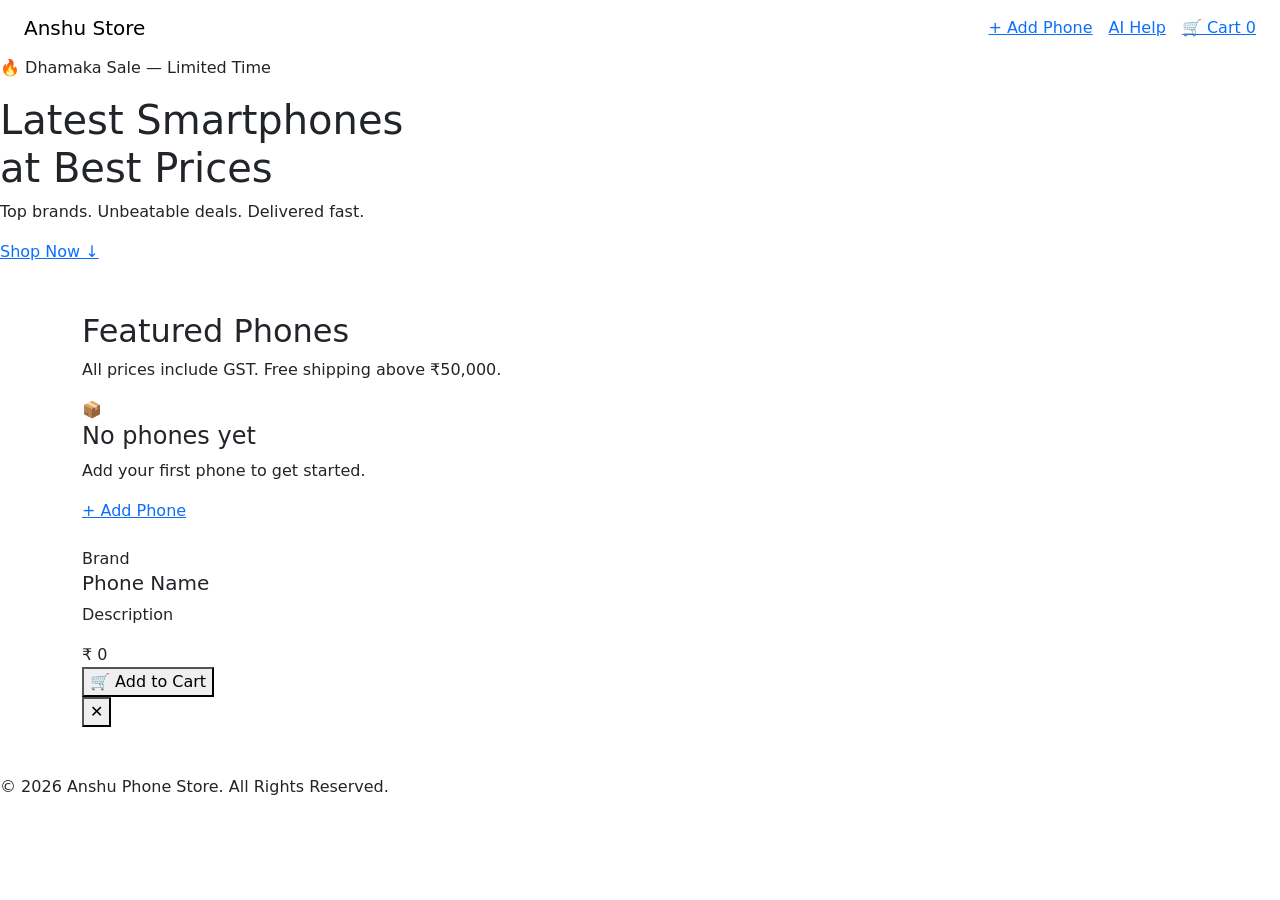
<file: src/main/resources/templates/index.html>
<!DOCTYPE html>
<html lang="en" xmlns:th="http://www.thymeleaf.org">

<head>

    <meta charset="UTF-8">

    <meta name="viewport"
          content="width=device-width, initial-scale=1.0">

    <title>Anshu Phone Store</title>

    <!-- Bootstrap -->
    <link href="https://cdn.jsdelivr.net/npm/bootstrap@5.3.3/dist/css/bootstrap.min.css"
          rel="stylesheet">

    <!-- Custom CSS -->
    <link rel="stylesheet"
          th:href="@{/css/style.css}">

</head>

<body>

<!-- ── Navbar ───────────────────────────────────────────── -->
<nav class="navbar navbar-expand-lg">

    <div class="container-fluid px-4">

        <a class="navbar-brand"
           href="/">

             Anshu Store

        </a>
        <div class="ms-auto d-flex align-items-center gap-3"></div>

        <div class="ms-auto d-flex align-items-center gap-3">

            <!-- Add Phone -->
            <a href="/add"
               class="nav-action-btn">

                + Add Phone

            </a>
            <!-- AI Assistant -->
<a href="/ask"
   class="ai-btn">

    AI Help

</a>

            <!-- Cart -->
            <a href="/cart"
               class="cart-btn">

                🛒 Cart

                <span class="cart-count"
                      th:with="cart=${session.cart}"
                      th:text="${cart != null ? cart.size() : 0}">

                    0

                </span>

            </a>

        </div>

    </div>

</nav>

<!-- ── Hero Section ─────────────────────────────────────── -->
<section class="hero-section">

    <div class="hero-content">

        <p class="hero-tag">

            🔥 Dhamaka Sale — Limited Time

        </p>

        <h1>

            Latest Smartphones <br>
            at Best Prices

        </h1>

        <p class="hero-sub">

            Top brands.
            Unbeatable deals.
            Delivered fast.

        </p>

        <a href="#phones"
           class="btn-hero">

            Shop Now ↓

        </a>

    </div>

</section>

<!-- ── Products Section ─────────────────────────────────── -->
<div class="container py-5"
     id="phones">

    <!-- Heading -->
    <div class="section-head">

        <h2>Featured Phones</h2>

        <p>
            All prices include GST.
            Free shipping above ₹50,000.
        </p>

    </div>

    <!-- Empty State -->
    <div th:if="${#lists.isEmpty(phones)}"
         class="empty-state">

        <div class="empty-icon">
            📦
        </div>

        <h4>No phones yet</h4>

        <p>
            Add your first phone
            to get started.
        </p>

        <a href="/add"
           class="btn-primary-custom mt-3">

            + Add Phone

        </a>

    </div>

    <!-- Product Grid -->
    <div class="row g-4"
         th:unless="${#lists.isEmpty(phones)}">

        <!-- Product Card -->
        <div class="col-lg-4 col-md-6"
             th:each="phone : ${phones}">

            <div class="product-card">

                <!-- Clickable Area -->
                <a th:href="@{/phone/{id}(id=${phone.id})}"
                   class="text-decoration-none text-dark">

                    <!-- Image -->
                    <div class="product-img-wrap">

                        <img th:src="@{${phone.imageUrl}}"
                             th:alt="${phone.name}"
                             class="product-img">

                    </div>

                    <!-- Product Body -->
                    <div class="product-body">

                        <!-- Brand -->
                        <span class="brand-tag"
                              th:text="${phone.brand}">

                            Brand

                        </span>

                        <!-- Name -->
                        <h5 class="product-name"
                            th:text="${phone.name}">

                            Phone Name

                        </h5>

                        <!-- Description -->
                        <p class="product-desc"
                           th:text="${phone.description}">

                            Description

                        </p>

                        <!-- Price -->
                        <div class="product-price">

                            ₹<span th:text="${#numbers.formatDecimal(phone.price,1,'COMMA',0,'POINT')}">
                                0
                            </span>

                        </div>

                    </div>

                </a>

                <!-- Buttons -->
                <div class="product-actions">

                    <!-- Add To Cart -->
                    <button class="btn-cart-modern"
                            th:onclick="'addToCart(' + ${phone.id} + ')'">

                        🛒 Add to Cart

                    </button>

                    <!-- Delete -->
                    <form th:action="@{/delete/{id}(id=${phone.id})}"
                          method="post"
                          onsubmit="return confirm('Delete this phone?')">

                        <button type="submit"
                                class="btn-del"
                                title="Delete">

                            ✕

                        </button>

                    </form>

                </div>

            </div>

        </div>

    </div>

</div>

<!-- ── Footer ───────────────────────────────────────────── -->
<footer>

    <p>
        © 2026 Anshu Phone Store.
        All Rights Reserved.
    </p>

</footer>

<!-- Bootstrap -->
<script src="https://cdn.jsdelivr.net/npm/bootstrap@5.3.3/dist/js/bootstrap.bundle.min.js"></script>

<!-- Add To Cart Script -->
<script>

async function addToCart(id){

    try{

        const response =
            await fetch(`/cart/add/${id}`, {
                method: 'POST'
            });

        if(response.ok){

            // Update cart count
            let cartCount =
                document.querySelector(".cart-count");

            cartCount.innerText =
                parseInt(cartCount.innerText) + 1;

            // Show toast
            showToast();

        }

    }catch(error){

        console.log(error);

    }

}

function showToast(){

    const toast =
        document.createElement("div");

    toast.innerHTML =
        "Item added to cart";

    // Position
    toast.style.position = "fixed";

    toast.style.top = "30px";

    toast.style.left = "50%";

    toast.style.transform =
        "translateX(-50%) translateY(-30px) scale(0.95)";

    // Modern Green Style
    toast.style.background =
        "linear-gradient(135deg, #16a34a, #22c55e)";

    toast.style.color = "white";

    toast.style.padding =
        "16px 28px";

    toast.style.borderRadius =
        "18px";

    toast.style.fontWeight =
        "600";

    toast.style.fontSize =
        "15px";

    toast.style.letterSpacing =
        "0.3px";

    toast.style.backdropFilter =
        "blur(10px)";

    toast.style.boxShadow =
        "0 12px 30px rgba(34,197,94,0.35)";

    toast.style.zIndex = "9999";

    // Initial hidden state
    toast.style.opacity = "0";

    toast.style.transition =
        "all 0.45s ease";

    document.body.appendChild(toast);

    // Animate In
    setTimeout(() => {

        toast.style.opacity = "1";

        toast.style.transform =
            "translateX(-50%) translateY(0) scale(1)";

    }, 100);

    // Animate Out
    setTimeout(() => {

        toast.style.opacity = "0";

        toast.style.transform =
            "translateX(-50%) translateY(-20px) scale(0.95)";

        setTimeout(() => {

            toast.remove();

        }, 450);

    }, 2200);
}

</script>

</body>
</html>
</file>
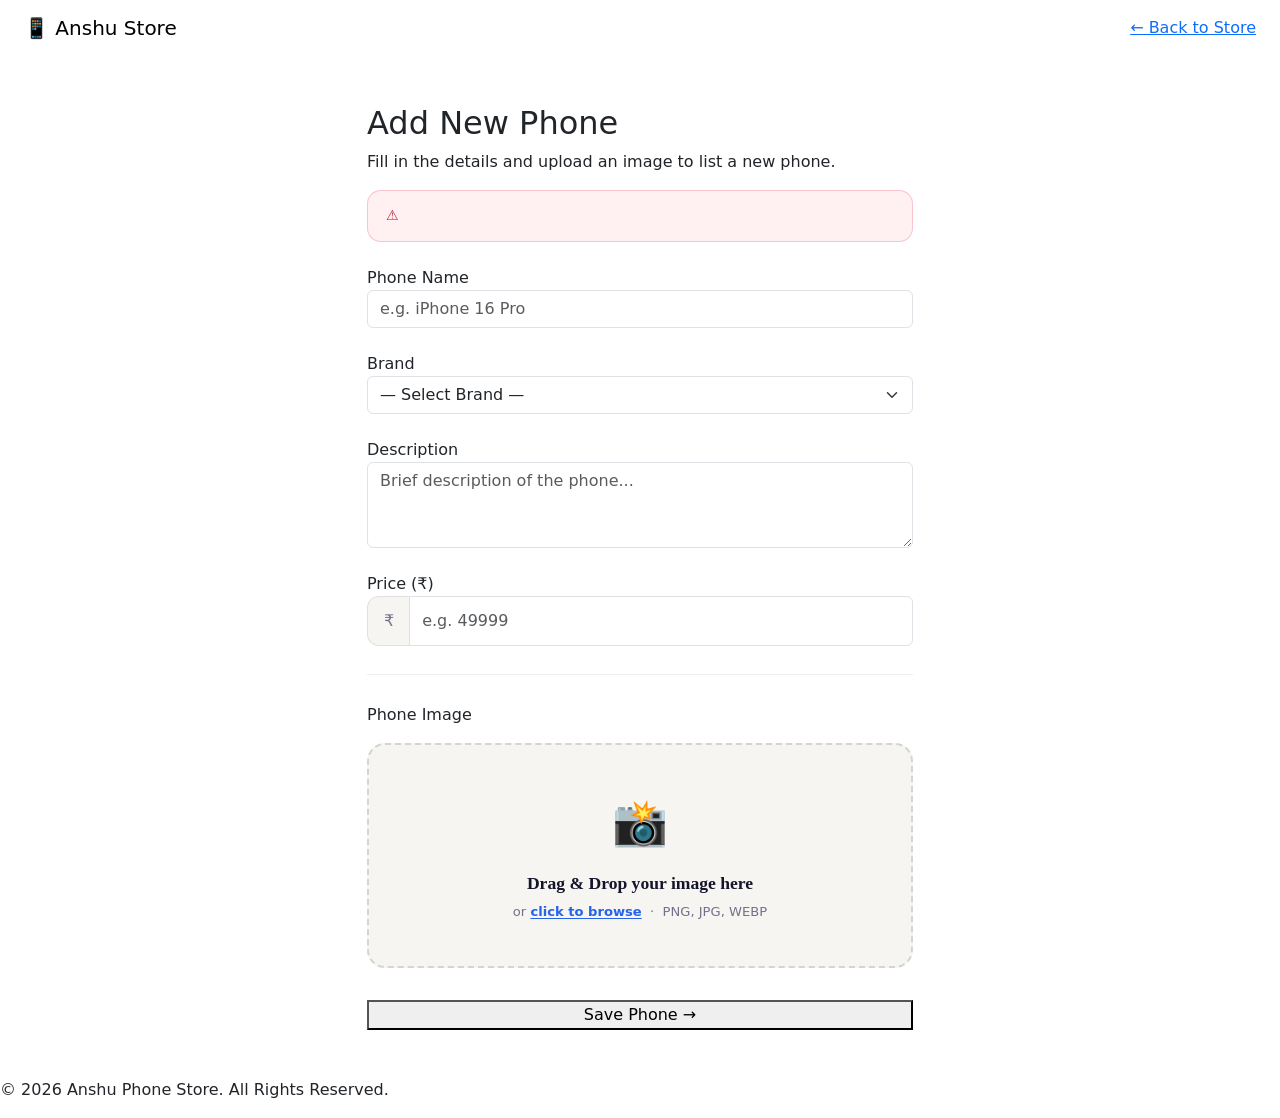
<file: src/main/resources/templates/add-phone.html>
<!DOCTYPE html>
<html lang="en"
      xmlns:th="http://www.thymeleaf.org">

<head>

    <meta charset="UTF-8">

    <meta name="viewport"
          content="width=device-width, initial-scale=1.0">

    <title>Add Phone — Anshu Store</title>

    <!-- Bootstrap -->
    <link href="https://cdn.jsdelivr.net/npm/bootstrap@5.3.3/dist/css/bootstrap.min.css"
          rel="stylesheet">

    <!-- Custom CSS -->
    <link rel="stylesheet"
          th:href="@{/css/style.css}">

    <style>

        /* ── UPLOAD BOX ─────────────────────────── */
        .upload-box {
            border: 2px dashed rgba(20,20,43,0.15);
            border-radius: 18px;
            padding: 44px 40px;
            text-align: center;
            cursor: pointer;
            transition: border-color 0.32s cubic-bezier(0.25,0.8,0.25,1),
                        background 0.32s cubic-bezier(0.25,0.8,0.25,1),
                        box-shadow 0.32s cubic-bezier(0.25,0.8,0.25,1);
            background: #f7f5f1;
            position: relative;
        }

        .upload-box:hover {
            border-color: #2563eb;
            background: #eff6ff;
            box-shadow: 0 0 0 4px rgba(37,99,235,0.08);
        }

        .upload-box.dragover {
            border-color: #2563eb;
            background: #eff6ff;
            box-shadow: 0 0 0 6px rgba(37,99,235,0.12);
        }

        .upload-icon {
            font-size: 2.8rem;
            margin-bottom: 14px;
            display: block;
            transition: transform 0.3s ease;
        }

        .upload-box:hover .upload-icon {
            transform: translateY(-4px) scale(1.08);
        }

        .upload-title {
            font-family: 'Playfair Display', Georgia, serif;
            font-size: 1.1rem;
            font-weight: 700;
            color: #14142b;
            margin-bottom: 6px;
        }

        .upload-sub {
            font-size: 0.82rem;
            color: #72728a;
            margin-bottom: 0;
        }

        .upload-sub span {
            color: #2563eb;
            font-weight: 600;
            text-decoration: underline;
            text-underline-offset: 2px;
        }

        #imageFile {
            display: none;
        }

        /* ── PREVIEW ────────────────────────────── */
        .preview-wrap {
            margin-top: 20px;
            display: none;
            flex-direction: column;
            align-items: center;
            gap: 10px;
        }

        .preview-wrap.active {
            display: flex;
        }

        .preview-img {
            width: 200px;
            height: 200px;
            object-fit: contain;
            border-radius: 16px;
            background: #ffffff;
            padding: 10px;
            box-shadow: 0 6px 24px rgba(20,20,43,0.10);
            border: 1px solid rgba(20,20,43,0.08);
        }

        .preview-label {
            font-size: 0.75rem;
            font-weight: 600;
            letter-spacing: 0.07em;
            text-transform: uppercase;
            color: #2563eb;
            background: rgba(37,99,235,0.08);
            padding: 4px 14px;
            border-radius: 100px;
        }

        /* ── ERROR BOX ──────────────────────────── */
        .error-box {
            background: #fff0f2;
            border: 1px solid rgba(232,65,90,0.25);
            color: #c0283e;
            border-radius: 14px;
            padding: 14px 18px;
            margin-bottom: 24px;
            font-weight: 500;
            font-size: 0.88rem;
            display: flex;
            align-items: center;
            gap: 10px;
        }

        /* ── FORM DIVIDER ───────────────────────── */
        .field-divider {
            height: 1px;
            background: rgba(20,20,43,0.07);
            margin: 28px 0;
        }

        /* ── PRICE INPUT FIX ────────────────────── */
        .input-group-text {
            background: #f7f5f1 !important;
            border: 1.5px solid rgba(20,20,43,0.09) !important;
            border-right: none !important;
            color: #72728a;
            font-size: 1rem;
            border-radius: 12px 0 0 12px !important;
            padding: 12px 16px;
        }

    </style>

</head>

<body>

<!-- ── NAVBAR ─────────────────────────────────── -->
<nav class="navbar navbar-expand-lg">

    <div class="container-fluid px-4">

        <a class="navbar-brand" href="/">
            📱 Anshu Store
        </a>

        <div class="ms-auto">
            <a href="/" class="nav-action-btn">
                ← Back to Store
            </a>
        </div>

    </div>

</nav>

<!-- ── FORM PAGE ──────────────────────────────── -->
<div class="container py-5">

    <div class="row justify-content-center">

        <div class="col-md-8 col-lg-7 col-xl-6">

            <div class="form-card">

                <!-- ── HEADER ───────────────────── -->
                <div class="form-card-header">

                    <h2>Add New Phone</h2>

                    <p>
                        Fill in the details and upload
                        an image to list a new phone.
                    </p>

                </div>

                <!-- ── ERROR MESSAGE ─────────────── -->
                <div class="error-box"
                     th:if="${error}">
                    <span>⚠️</span>
                    <span th:text="${error}"></span>
                </div>

                <!-- ── FORM ──────────────────────── -->
                <form th:action="@{/add}"
                      th:object="${phone}"
                      method="post"
                      enctype="multipart/form-data">

                    <!-- Phone Name -->
                    <div class="mb-4">

                        <label class="field-label">
                            Phone Name
                        </label>

                        <input type="text"
                               class="form-control field-input"
                               th:field="*{name}"
                               placeholder="e.g. iPhone 16 Pro"
                               required>

                    </div>

                    <!-- Brand -->
                    <div class="mb-4">

                        <label class="field-label">
                            Brand
                        </label>

                        <select class="form-select field-input"
                                th:field="*{brand}"
                                required>

                            <option value="">— Select Brand —</option>
                            <option value="Apple">Apple</option>
                            <option value="Samsung">Samsung</option>
                            <option value="OnePlus">OnePlus</option>
                            <option value="Google">Google</option>
                            <option value="Xiaomi">Xiaomi</option>
                            <option value="Realme">Realme</option>
                            <option value="Vivo">Vivo</option>
                            <option value="OPPO">OPPO</option>
                            <option value="Nothing">Nothing</option>
                            <option value="Motorola">Motorola</option>
                            <option value="IQOO">IQOO</option>
                            <option value="ASUS">ASUS</option>
                            <option value="Nokia">Nokia</option>
                            <option value="Sony">Sony</option>
                            <option value="Huawei">Huawei</option>
                            <option value="Honor">Honor</option>
                            <option value="Infinix">Infinix</option>
                            <option value="Tecno">Tecno</option>
                            <option value="Lava">Lava</option>
                            <option value="Other">Other</option>

                        </select>

                    </div>

                    <!-- Description -->
                    <div class="mb-4">

                        <label class="field-label">
                            Description
                        </label>

                        <textarea class="form-control field-input"
                                  th:field="*{description}"
                                  rows="3"
                                  placeholder="Brief description of the phone..."
                                  required></textarea>

                    </div>

                    <!-- Price -->
                    <div class="mb-4">

                        <label class="field-label">
                            Price (₹)
                        </label>

                        <div class="input-group">

                            <span class="input-group-text">₹</span>

                            <input type="number"
                                   class="form-control field-input"
                                   th:field="*{price}"
                                   placeholder="e.g. 49999"
                                   min="0"
                                   required>

                        </div>

                    </div>

                    <!-- Divider -->
                    <div class="field-divider"></div>

                    <!-- Image Upload -->
                    <div class="mb-4">

                        <label class="field-label mb-3">
                            Phone Image
                        </label>

                        <div class="upload-box" id="dropArea">

                            <span class="upload-icon">📸</span>

                            <p class="upload-title">
                                Drag & Drop your image here
                            </p>

                            <p class="upload-sub">
                                or <span>click to browse</span>
                                &nbsp;·&nbsp; PNG, JPG, WEBP
                            </p>

                            <!-- hidden file input — logic unchanged -->
                            <input type="file"
                                   id="imageFile"
                                   name="imageFile"
                                   accept="image/*">

                            <!-- Preview — shown after file selected -->
                            <div class="preview-wrap" id="previewWrap">

                                <img id="preview"
                                     class="preview-img"
                                     alt="Preview">

                                <span class="preview-label"
                                      id="previewName">
                                </span>

                            </div>

                        </div>

                    </div>

                    <!-- Submit -->
                    <button type="submit"
                            class="btn-submit w-100 mt-2">
                        Save Phone →
                    </button>

                </form>

            </div>

        </div>

    </div>

</div>

<!-- ── FOOTER ─────────────────────────────────── -->
<footer>
    <p>© 2026 Anshu Phone Store. All Rights Reserved.</p>
</footer>

<!-- ── SCRIPTS ────────────────────────────────── -->
<script>

    const dropArea   = document.getElementById("dropArea");
    const fileInput  = document.getElementById("imageFile");
    const preview    = document.getElementById("preview");
    const previewWrap = document.getElementById("previewWrap");
    const previewName = document.getElementById("previewName");

    // Click to open file browser
    dropArea.addEventListener("click", () => {
        fileInput.click();
    });

    // File selected via browser
    fileInput.addEventListener("change", () => {
        showPreview(fileInput.files[0]);
    });

    // Drag over
    dropArea.addEventListener("dragover", (e) => {
        e.preventDefault();
        dropArea.classList.add("dragover");
    });

    // Drag leave
    dropArea.addEventListener("dragleave", () => {
        dropArea.classList.remove("dragover");
    });

    // Drop
    dropArea.addEventListener("drop", (e) => {
        e.preventDefault();
        dropArea.classList.remove("dragover");
        const file = e.dataTransfer.files[0];
        fileInput.files = e.dataTransfer.files;
        showPreview(file);
    });

    // Show image preview — logic unchanged
    function showPreview(file) {

        if (!file) return;

        const reader = new FileReader();

        reader.onload = function(e) {
            preview.src = e.target.result;
            previewWrap.classList.add("active");
            previewName.textContent = file.name;
        };

        reader.readAsDataURL(file);
    }

</script>

<script src="https://cdn.jsdelivr.net/npm/bootstrap@5.3.3/dist/js/bootstrap.bundle.min.js"></script>

</body>
</html>
</file>
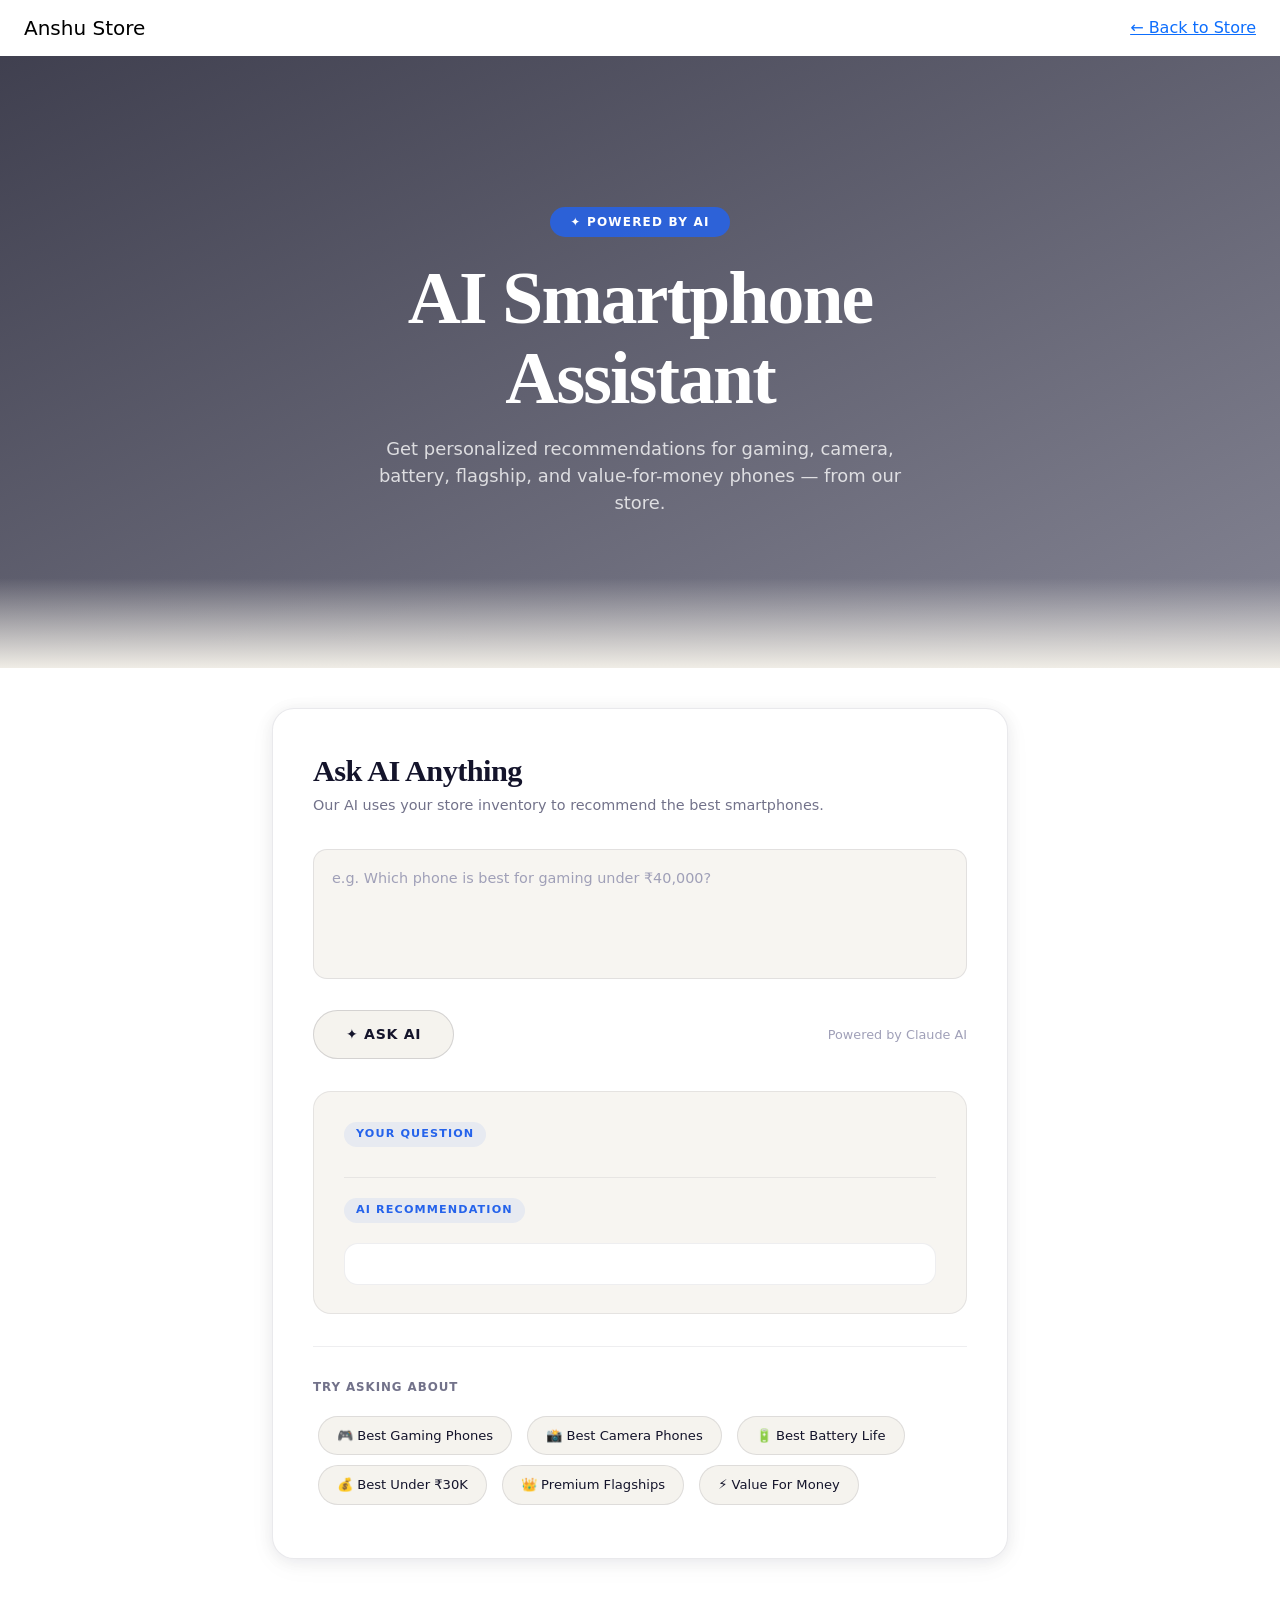
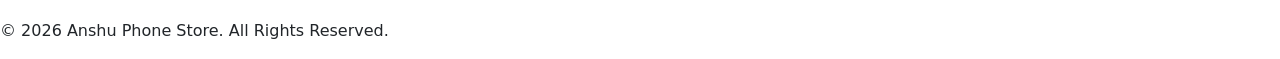
<file: src/main/resources/templates/ask.html>
<!DOCTYPE html>
<html lang="en"
      xmlns:th="http://www.thymeleaf.org">

<head>

    <meta charset="UTF-8">

    <meta name="viewport"
          content="width=device-width, initial-scale=1.0">

    <title>AI Assistant — Anshu Store</title>

    <!-- Bootstrap -->
    <link href="https://cdn.jsdelivr.net/npm/bootstrap@5.3.3/dist/css/bootstrap.min.css"
          rel="stylesheet">

    <!-- Custom CSS -->
    <link rel="stylesheet"
          th:href="@{/css/style.css}">

    <style>

        /* ── AI HERO ─────────────────────────────── */
        .ai-hero {
            min-height: 68vh;
            background:
                linear-gradient(155deg,
                    rgba(10,10,30,0.78) 0%,
                    rgba(10,10,40,0.50) 100%),
                url('https://images.unsplash.com/photo-1511707171634-5f897ff02aa9?q=80&w=1600')
                center/cover no-repeat;
            display: flex;
            align-items: center;
            justify-content: center;
            text-align: center;
            padding: 80px 24px;
            position: relative;
            overflow: hidden;
        }

        .ai-hero::after {
            content: '';
            position: absolute;
            bottom: 0; left: 0; right: 0;
            height: 90px;
            background: linear-gradient(to top, #f0ede6, transparent);
            pointer-events: none;
        }

        .ai-hero-content {
            position: relative;
            z-index: 1;
        }

        .ai-hero-tag {
            display: inline-block;
            background: rgba(37,99,235,0.85);
            color: #fff;
            font-size: 0.75rem;
            font-weight: 600;
            letter-spacing: 0.1em;
            text-transform: uppercase;
            padding: 6px 20px;
            border-radius: 100px;
            margin-bottom: 22px;
        }

        .ai-hero h1 {
            font-family: 'Playfair Display', Georgia, serif;
            font-size: clamp(2.4rem, 6vw, 4.6rem);
            font-weight: 700;
            color: #fff;
            letter-spacing: -0.025em;
            line-height: 1.08;
            margin-bottom: 18px;
        }

        .ai-hero p {
            font-size: clamp(0.95rem, 2vw, 1.12rem);
            font-weight: 300;
            color: rgba(255,255,255,0.78);
            max-width: 560px;
            margin: 0 auto;
        }

        /* ── ASK WRAPPER ─────────────────────────── */
        .ask-wrapper {
            margin-top: 40px;
            padding-bottom: 60px;
        }

        /* ── ASK CARD ────────────────────────────── */
        .ask-card {
            background: #ffffff;
            border: 1px solid rgba(20,20,43,0.09);
            border-radius: 22px;
            padding: 44px 40px 48px;
            box-shadow: 0 2px 16px rgba(20,20,43,0.07),
                        0 6px 28px rgba(20,20,43,0.04);
        }

        .ask-card-header {
            margin-bottom: 32px;
        }

        .ask-card-header h2 {
            font-family: 'Playfair Display', Georgia, serif;
            font-size: 1.9rem;
            font-weight: 700;
            letter-spacing: -0.02em;
            color: #14142b;
            margin-bottom: 6px;
        }

        .ask-card-header p {
            font-size: 0.9rem;
            color: #72728a;
        }

        /* ── TEXTAREA ────────────────────────────── */
        .ask-textarea {
            width: 100%;
            min-height: 130px;
            border-radius: 14px;
            border: 1.5px solid rgba(20,20,43,0.09);
            padding: 16px 18px;
            resize: none;
            font-family: 'DM Sans', system-ui, sans-serif;
            font-size: 0.95rem;
            color: #14142b;
            background: #f7f5f1;
            outline: none;
            transition: border-color 0.32s ease,
                        box-shadow 0.32s ease,
                        background 0.32s ease;
            line-height: 1.7;
        }

        .ask-textarea::placeholder {
            color: #a0a0b8;
            font-size: 0.9rem;
        }

        .ask-textarea:focus {
            border-color: #2563eb;
            box-shadow: 0 0 0 4px rgba(37,99,235,0.09);
            background: #ffffff;
        }

        /* ── ASK BUTTON — off-white → blue ──────── */
        .btn-ask {
            display: inline-flex;
            align-items: center;
            gap: 8px;
            background: #f5f3ee;
            color: #14142b;
            border: 1.5px solid rgba(20,20,43,0.15);
            padding: 13px 32px;
            border-radius: 100px;
            font-family: 'DM Sans', system-ui, sans-serif;
            font-size: 0.88rem;
            font-weight: 600;
            letter-spacing: 0.05em;
            text-transform: uppercase;
            cursor: pointer;
            transition: background 0.32s ease, color 0.32s ease,
                        border-color 0.32s ease, box-shadow 0.32s ease,
                        transform 0.18s;
        }

        .btn-ask:hover {
            background: #2563eb;
            color: #fff;
            border-color: #2563eb;
            box-shadow: 0 8px 24px rgba(37,99,235,0.28);
            transform: translateY(-2px);
        }

        .btn-ask:active {
            transform: scale(0.97);
        }

        /* ── DIVIDER ─────────────────────────────── */
        .field-divider {
            height: 1px;
            background: rgba(20,20,43,0.07);
            margin: 32px 0;
        }

        /* ── RESPONSE CARD ───────────────────────── */
        .response-card {
            margin-top: 32px;
            background: #f7f5f1;
            border: 1px solid rgba(20,20,43,0.08);
            border-radius: 18px;
            padding: 28px 30px;
        }

        .response-label {
            display: inline-block;
            font-size: 0.7rem;
            font-weight: 600;
            letter-spacing: 0.1em;
            text-transform: uppercase;
            color: #2563eb;
            background: rgba(37,99,235,0.08);
            padding: 4px 12px;
            border-radius: 100px;
            margin-bottom: 12px;
        }

        .response-question {
            font-family: 'Playfair Display', Georgia, serif;
            font-size: 1.05rem;
            font-weight: 700;
            color: #14142b;
            margin-bottom: 0;
            line-height: 1.5;
        }

        .response-answer {
            background: #ffffff;
            border: 1px solid rgba(20,20,43,0.07);
            border-radius: 14px;
            padding: 20px 22px;
            font-size: 0.93rem;
            line-height: 1.85;
            color: #374151;
            white-space: pre-line;
            margin-top: 8px;
        }

        /* ── SUGGESTIONS ─────────────────────────── */
        .suggestions-label {
            font-size: 0.74rem;
            font-weight: 600;
            letter-spacing: 0.08em;
            text-transform: uppercase;
            color: #72728a;
            margin-bottom: 14px;
            display: block;
        }

        .chip {
            display: inline-block;
            background: #f5f3ee;
            border: 1.5px solid rgba(20,20,43,0.10);
            color: #14142b;
            padding: 9px 18px;
            border-radius: 100px;
            margin: 5px;
            font-family: 'DM Sans', system-ui, sans-serif;
            font-size: 0.82rem;
            font-weight: 500;
            cursor: pointer;
            transition: background 0.32s ease, color 0.32s ease,
                        border-color 0.32s ease, box-shadow 0.32s ease,
                        transform 0.18s;
            user-select: none;
        }

        .chip:hover {
            background: #2563eb;
            color: #ffffff;
            border-color: #2563eb;
            box-shadow: 0 6px 18px rgba(37,99,235,0.22);
            transform: translateY(-2px);
        }

        /* ── RESPONSIVE ──────────────────────────── */
        @media (max-width: 768px) {

            .ai-hero { min-height: 55vh; }

            .ask-card {
                padding: 28px 20px 32px;
            }

            .ask-card-header h2 {
                font-size: 1.6rem;
            }
        }

    </style>

</head>

<body>

<!-- ── NAVBAR ─────────────────────────────────── -->
<nav class="navbar navbar-expand-lg">

    <div class="container-fluid px-4">

        <a class="navbar-brand" href="/">
             Anshu Store
        </a>

        <div class="ms-auto">
            <a href="/" class="nav-action-btn">
                ← Back to Store
            </a>
        </div>

    </div>

</nav>

<!-- ── HERO ───────────────────────────────────── -->
<section class="ai-hero">

    <div class="ai-hero-content">

        <span class="ai-hero-tag">
            ✦ Powered by AI
        </span>

        <h1>AI Smartphone<br>Assistant</h1>

        <p>
            Get personalized recommendations for gaming,
            camera, battery, flagship, and
            value-for-money phones — from our store.
        </p>

    </div>

</section>

<!-- ── ASK SECTION ────────────────────────────── -->
<div class="container ask-wrapper">

    <div class="row justify-content-center">

        <div class="col-lg-9 col-xl-8">

            <div class="ask-card">

                <!-- Header -->
                <div class="ask-card-header">

                    <h2>Ask AI Anything</h2>

                    <p>
                        Our AI uses your store inventory
                        to recommend the best smartphones.
                    </p>

                </div>

                <!-- Form — logic unchanged -->
                <form method="post" action="/ask">

                    <textarea
                            class="ask-textarea"
                            name="question"
                            placeholder="e.g. Which phone is best for gaming under ₹40,000?"
                            required></textarea>

                    <div class="d-flex align-items-center
                                justify-content-between
                                flex-wrap gap-3 mt-4">

                        <button type="submit"
                                class="btn-ask">
                            ✦ Ask AI
                        </button>

                        <span style="font-size:0.8rem;color:#a0a0b8;">
                            Powered by Claude AI
                        </span>

                    </div>

                </form>

                <!-- Response — logic unchanged -->
                <div class="response-card"
                     th:if="${answer}">

                    <span class="response-label">Your Question</span>

                    <p class="response-question"
                       th:text="${question}"></p>

                    <div class="field-divider"
                         style="margin: 18px 0;"></div>

                    <span class="response-label">AI Recommendation</span>

                    <div class="response-answer"
                         th:text="${answer}"></div>

                </div>

                <!-- Divider -->
                <div class="field-divider"></div>

                <!-- Suggestions -->
                <span class="suggestions-label">
                    Try asking about
                </span>

                <div>

                    <span class="chip"
                          onclick="fillQuestion(this)">
                        🎮 Best Gaming Phones
                    </span>

                    <span class="chip"
                          onclick="fillQuestion(this)">
                        📸 Best Camera Phones
                    </span>

                    <span class="chip"
                          onclick="fillQuestion(this)">
                        🔋 Best Battery Life
                    </span>

                    <span class="chip"
                          onclick="fillQuestion(this)">
                        💰 Best Under ₹30K
                    </span>

                    <span class="chip"
                          onclick="fillQuestion(this)">
                        👑 Premium Flagships
                    </span>

                    <span class="chip"
                          onclick="fillQuestion(this)">
                        ⚡ Value For Money
                    </span>

                </div>

            </div>

        </div>

    </div>

</div>

<!-- ── FOOTER ─────────────────────────────────── -->
<footer>
    <p>© 2026 Anshu Phone Store. All Rights Reserved.</p>
</footer>

<!-- ── SCRIPTS ────────────────────────────────── -->
<script>

    // Fill textarea when chip is clicked
    function fillQuestion(chip) {

        const textarea =
            document.querySelector(".ask-textarea");

        // Strip emoji and trim
        const text =
            chip.textContent.trim()
                .replace(/^[\u{1F000}-\u{1FFFF}]|^[^\w]/u, '')
                .trim();

        textarea.value = text;
        textarea.focus();
    }

</script>

<script src="https://cdn.jsdelivr.net/npm/bootstrap@5.3.3/dist/js/bootstrap.bundle.min.js"></script>

</body>
</html>
</file>
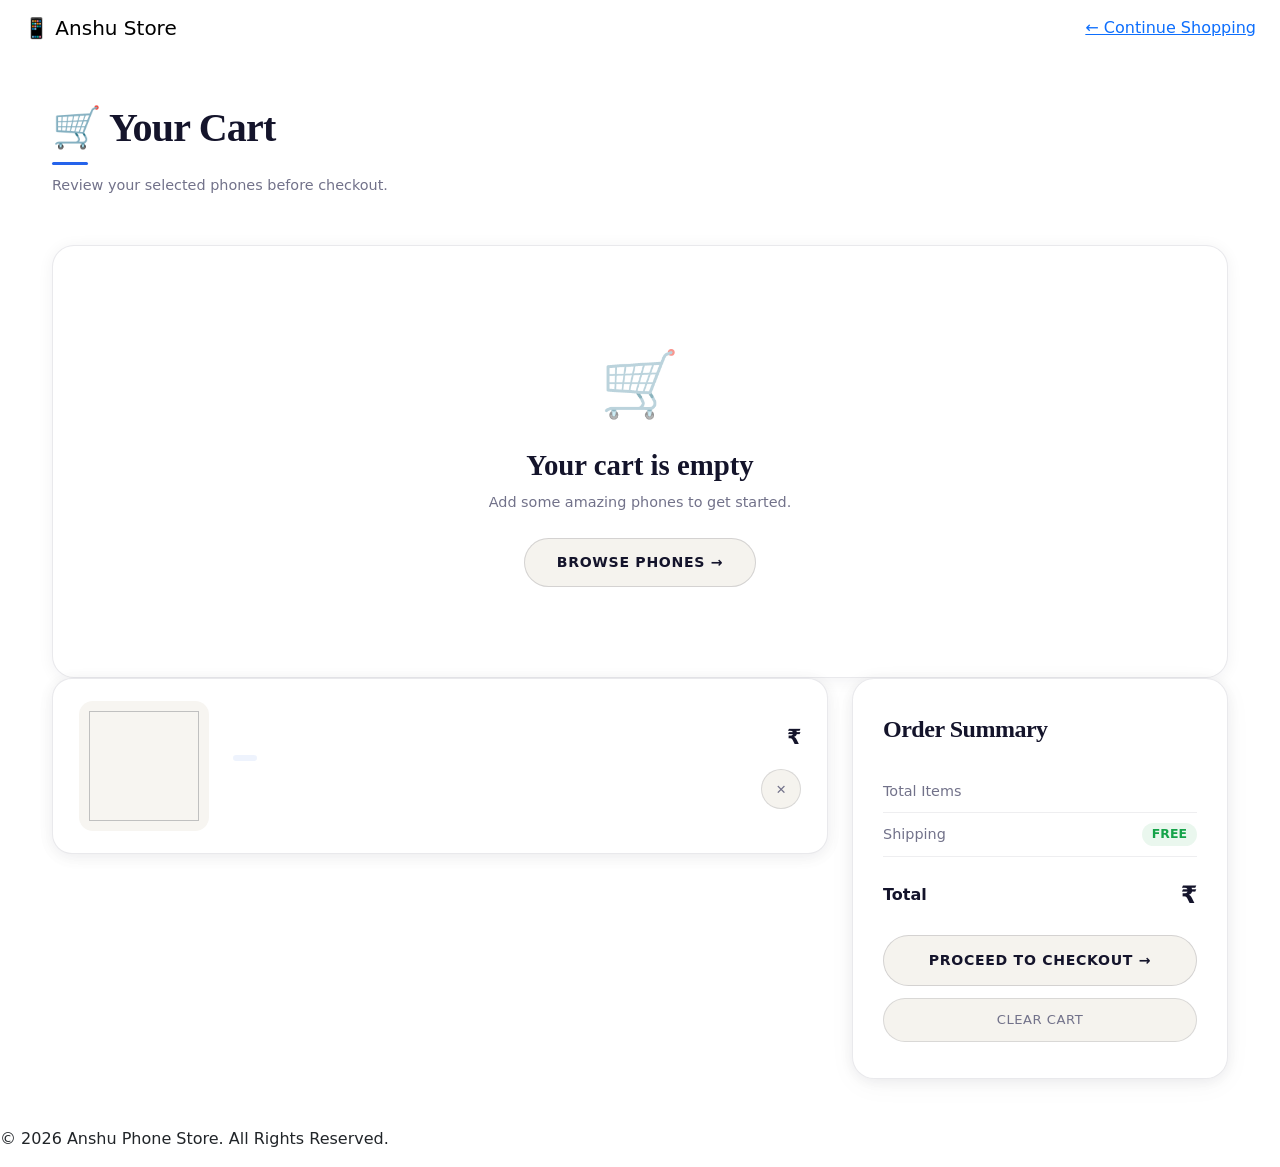
<file: src/main/resources/templates/cart.html>
<!DOCTYPE html>
<html lang="en"
      xmlns:th="http://www.thymeleaf.org">

<head>

    <meta charset="UTF-8">

    <meta name="viewport"
          content="width=device-width, initial-scale=1.0">

    <title>Your Cart — Anshu Store</title>

    <!-- Bootstrap -->
    <link href="https://cdn.jsdelivr.net/npm/bootstrap@5.3.3/dist/css/bootstrap.min.css"
          rel="stylesheet">

    <!-- Custom CSS -->
    <link rel="stylesheet"
          th:href="@{/css/style.css}">

    <style>

        /* ── CART ITEM CARD ──────────────────────── */
        .cart-card {
            background: #ffffff;
            border: 1px solid rgba(20,20,43,0.09);
            border-radius: 20px;
            padding: 22px 26px;
            margin-bottom: 18px;
            box-shadow: 0 2px 16px rgba(20,20,43,0.06),
                        0 4px 20px rgba(20,20,43,0.03);
            transition: transform 0.32s cubic-bezier(0.25,0.8,0.25,1),
                        box-shadow 0.32s cubic-bezier(0.25,0.8,0.25,1);
        }

        .cart-card:hover {
            transform: translateY(-4px);
            box-shadow: 0 12px 40px rgba(20,20,43,0.11),
                        0 2px 8px rgba(20,20,43,0.06);
        }

        /* ── CART IMAGE ──────────────────────────── */
        .cart-image-wrap {
            width: 130px;
            height: 130px;
            background: #f7f5f1;
            border-radius: 14px;
            display: flex;
            align-items: center;
            justify-content: center;
            overflow: hidden;
            flex-shrink: 0;
        }

        .cart-image {
            width: 100%;
            height: 100%;
            object-fit: contain;
            padding: 10px;
            transition: transform 0.32s ease;
        }

        .cart-card:hover .cart-image {
            transform: scale(1.07);
        }

        /* ── BRAND BADGE ─────────────────────────── */
        .brand-badge {
            display: inline-block;
            font-size: 0.68rem;
            font-weight: 600;
            letter-spacing: 0.1em;
            text-transform: uppercase;
            color: #2563eb;
            background: rgba(37,99,235,0.08);
            padding: 3px 12px;
            border-radius: 100px;
            margin-bottom: 8px;
        }

        /* ── PHONE NAME ──────────────────────────── */
        .cart-phone-name {
            font-family: 'Playfair Display', Georgia, serif;
            font-size: 1.15rem;
            font-weight: 700;
            color: #14142b;
            margin-bottom: 4px;
            letter-spacing: -0.01em;
        }

        .cart-phone-desc {
            font-size: 0.82rem;
            color: #72728a;
            margin-bottom: 0;
        }

        /* ── PRICE ───────────────────────────────── */
        .cart-price {
            font-size: 1.3rem;
            font-weight: 700;
            color: #14142b;
            letter-spacing: -0.02em;
        }

        /* ── REMOVE BTN — off-white → red ───────── */
        .btn-remove {
            border: 1.5px solid rgba(20,20,43,0.12);
            background: #f5f3ee;
            color: #72728a;
            width: 40px;
            height: 40px;
            border-radius: 50%;
            font-size: 0.8rem;
            cursor: pointer;
            display: flex;
            align-items: center;
            justify-content: center;
            flex-shrink: 0;
            transition: all 0.32s ease;
        }

        .btn-remove:hover {
            background: rgba(232,65,90,0.06);
            border-color: #e8415a;
            color: #e8415a;
            box-shadow: 0 4px 14px rgba(232,65,90,0.15);
        }

        /* ── SUMMARY CARD ────────────────────────── */
        .summary-card {
            background: #ffffff;
            border: 1px solid rgba(20,20,43,0.09);
            border-radius: 22px;
            padding: 32px 30px 36px;
            box-shadow: 0 2px 16px rgba(20,20,43,0.07),
                        0 6px 28px rgba(20,20,43,0.04);
            position: sticky;
            top: 90px;
        }

        .summary-card-title {
            font-family: 'Playfair Display', Georgia, serif;
            font-size: 1.5rem;
            font-weight: 700;
            color: #14142b;
            letter-spacing: -0.02em;
            margin-bottom: 24px;
        }

        .summary-row {
            display: flex;
            justify-content: space-between;
            align-items: center;
            font-size: 0.9rem;
            color: #72728a;
            padding: 10px 0;
            border-bottom: 1px solid rgba(20,20,43,0.07);
        }

        .summary-total-row {
            display: flex;
            justify-content: space-between;
            align-items: center;
            padding-top: 16px;
            margin-top: 4px;
        }

        .summary-total-label {
            font-size: 1rem;
            font-weight: 600;
            color: #14142b;
        }

        .summary-total-amount {
            font-size: 1.5rem;
            font-weight: 700;
            color: #14142b;
            letter-spacing: -0.02em;
        }

        .free-tag {
            font-size: 0.78rem;
            font-weight: 600;
            color: #16a34a;
            background: rgba(22,163,74,0.09);
            padding: 2px 10px;
            border-radius: 100px;
        }

        /* ── CHECKOUT BTN — off-white → blue ────── */
        .btn-checkout {
            width: 100%;
            background: #f5f3ee;
            color: #14142b;
            border: 1.5px solid rgba(20,20,43,0.15);
            border-radius: 100px;
            padding: 14px;
            font-family: 'DM Sans', system-ui, sans-serif;
            font-size: 0.88rem;
            font-weight: 600;
            letter-spacing: 0.05em;
            text-transform: uppercase;
            cursor: pointer;
            margin-top: 22px;
            transition: background 0.32s ease, color 0.32s ease,
                        border-color 0.32s ease, box-shadow 0.32s ease,
                        transform 0.18s;
        }

        .btn-checkout:hover {
            background: #2563eb;
            color: #ffffff;
            border-color: #2563eb;
            box-shadow: 0 8px 24px rgba(37,99,235,0.28);
            transform: translateY(-1px);
        }

        /* ── CLEAR CART BTN — off-white → red ───── */
        .btn-clear {
            width: 100%;
            background: #f5f3ee;
            color: #72728a;
            border: 1.5px solid rgba(20,20,43,0.12);
            border-radius: 100px;
            padding: 11px;
            font-family: 'DM Sans', system-ui, sans-serif;
            font-size: 0.82rem;
            font-weight: 500;
            letter-spacing: 0.04em;
            text-transform: uppercase;
            cursor: pointer;
            margin-top: 12px;
            transition: all 0.32s ease;
        }

        .btn-clear:hover {
            background: rgba(232,65,90,0.05);
            border-color: #e8415a;
            color: #e8415a;
            box-shadow: 0 4px 14px rgba(232,65,90,0.12);
        }

        /* ── EMPTY CART ──────────────────────────── */
        .empty-cart {
            text-align: center;
            padding: 90px 20px;
            background: #ffffff;
            border: 1px solid rgba(20,20,43,0.09);
            border-radius: 22px;
            box-shadow: 0 2px 16px rgba(20,20,43,0.06);
        }

        .empty-cart-icon {
            font-size: 4rem;
            margin-bottom: 16px;
            opacity: 0.55;
            display: block;
        }

        .empty-cart h2 {
            font-family: 'Playfair Display', Georgia, serif;
            font-size: 1.8rem;
            font-weight: 700;
            color: #14142b;
            margin-bottom: 10px;
        }

        .empty-cart p {
            font-size: 0.9rem;
            color: #72728a;
            margin-bottom: 0;
        }

        /* ── BROWSE BTN — off-white → blue ──────── */
        .btn-browse {
            display: inline-block;
            margin-top: 24px;
            background: #f5f3ee;
            color: #14142b;
            border: 1.5px solid rgba(20,20,43,0.15);
            padding: 13px 32px;
            border-radius: 100px;
            font-family: 'DM Sans', system-ui, sans-serif;
            font-size: 0.88rem;
            font-weight: 600;
            letter-spacing: 0.05em;
            text-transform: uppercase;
            text-decoration: none;
            transition: background 0.32s ease, color 0.32s ease,
                        border-color 0.32s ease, box-shadow 0.32s ease,
                        transform 0.18s;
        }

        .btn-browse:hover {
            background: #2563eb;
            color: #ffffff;
            border-color: #2563eb;
            box-shadow: 0 8px 24px rgba(37,99,235,0.28);
            transform: translateY(-2px);
        }

        /* ── PAGE HEADING ────────────────────────── */
        .page-head h1 {
            font-family: 'Playfair Display', Georgia, serif;
            font-size: clamp(1.8rem, 4vw, 2.5rem);
            font-weight: 700;
            letter-spacing: -0.02em;
            color: #14142b;
            margin-bottom: 6px;
        }

        .page-head h1::after {
            content: '';
            display: block;
            width: 36px;
            height: 3px;
            background: #2563eb;
            border-radius: 2px;
            margin-top: 10px;
        }

        .page-head p {
            color: #72728a;
            font-size: 0.9rem;
            margin-top: 10px;
        }

    </style>

</head>

<body>

<!-- ── NAVBAR ─────────────────────────────────── -->
<nav class="navbar navbar-expand-lg">

    <div class="container-fluid px-4">

        <a class="navbar-brand" href="/">
            📱 Anshu Store
        </a>

        <div class="ms-auto">
            <a href="/" class="nav-action-btn">
                ← Continue Shopping
            </a>
        </div>

    </div>

</nav>

<!-- ── CART SECTION ───────────────────────────── -->
<div class="container py-5" style="max-width:1200px;">

    <!-- Page Heading -->
    <div class="page-head mb-5">

        <h1>🛒 Your Cart</h1>

        <p>
            Review your selected phones before checkout.
        </p>

    </div>

    <!-- ── EMPTY CART ─────────────────────────── -->
    <div th:if="${#lists.isEmpty(cart)}"
         class="empty-cart">

        <span class="empty-cart-icon">🛒</span>

        <h2>Your cart is empty</h2>

        <p>
            Add some amazing phones to get started.
        </p>

        <a href="/" class="btn-browse">
            Browse Phones →
        </a>

    </div>

    <!-- ── CART CONTENT ───────────────────────── -->
    <div class="row g-4"
         th:unless="${#lists.isEmpty(cart)}">

        <!-- Left — Cart Items -->
        <div class="col-lg-8">

            <div class="cart-card"
                 th:each="item : ${cart}">

                <div class="d-flex align-items-center gap-4">

                    <!-- Image -->
                    <a th:href="@{/phone/{id}(id=${item.id})}"
                       style="flex-shrink:0;">

                        <div class="cart-image-wrap">

                            <img th:src="@{${item.imageUrl}}"
                                 th:alt="${item.name}"
                                 class="cart-image">

                        </div>

                    </a>

                    <!-- Info -->
                    <div class="flex-grow-1 min-width-0">

                        <span class="brand-badge"
                              th:text="${item.brand}">
                        </span>

                        <h5 class="cart-phone-name"
                            th:text="${item.name}">
                        </h5>

                        <p class="cart-phone-desc"
                           th:text="${item.description}">
                        </p>

                    </div>

                    <!-- Price + Remove -->
                    <div class="d-flex flex-column
                                align-items-end gap-3
                                flex-shrink-0">

                        <div class="cart-price">
                            ₹<span th:text="${#numbers.formatDecimal(
                                item.price,1,'COMMA',0,'POINT')}">
                            </span>
                        </div>

                        <form th:action="@{/cart/remove/{id}(id=${item.id})}"
                              method="post">

                            <button type="submit"
                                    class="btn-remove"
                                    title="Remove">
                                ✕
                            </button>

                        </form>

                    </div>

                </div>

            </div>

        </div>

        <!-- Right — Summary -->
        <div class="col-lg-4">

            <div class="summary-card">

                <div class="summary-card-title">
                    Order Summary
                </div>

                <div class="summary-row">
                    <span>Total Items</span>
                    <span th:text="${cart.size()}"></span>
                </div>

                <div class="summary-row">
                    <span>Shipping</span>
                    <span class="free-tag">FREE</span>
                </div>

                <div class="summary-total-row">

                    <span class="summary-total-label">
                        Total
                    </span>

                    <span class="summary-total-amount">
                        ₹<span th:text="${#numbers.formatDecimal(
                            total,1,'COMMA',0,'POINT')}">
                        </span>
                    </span>

                </div>

                <!-- Checkout -->
                <button class="btn-checkout">
                    Proceed to Checkout →
                </button>

                <!-- Clear Cart -->
                <form action="/cart/clear" method="post">

                    <button type="submit"
                            class="btn-clear"
                            onclick="return confirm(
                                'Clear the entire cart?')">
                        Clear Cart
                    </button>

                </form>

            </div>

        </div>

    </div>

</div>

<!-- ── FOOTER ─────────────────────────────────── -->
<footer>
    <p>© 2026 Anshu Phone Store. All Rights Reserved.</p>
</footer>

<!-- Bootstrap -->
<script src="https://cdn.jsdelivr.net/npm/bootstrap@5.3.3/dist/js/bootstrap.bundle.min.js"></script>

</body>
</html>
</file>
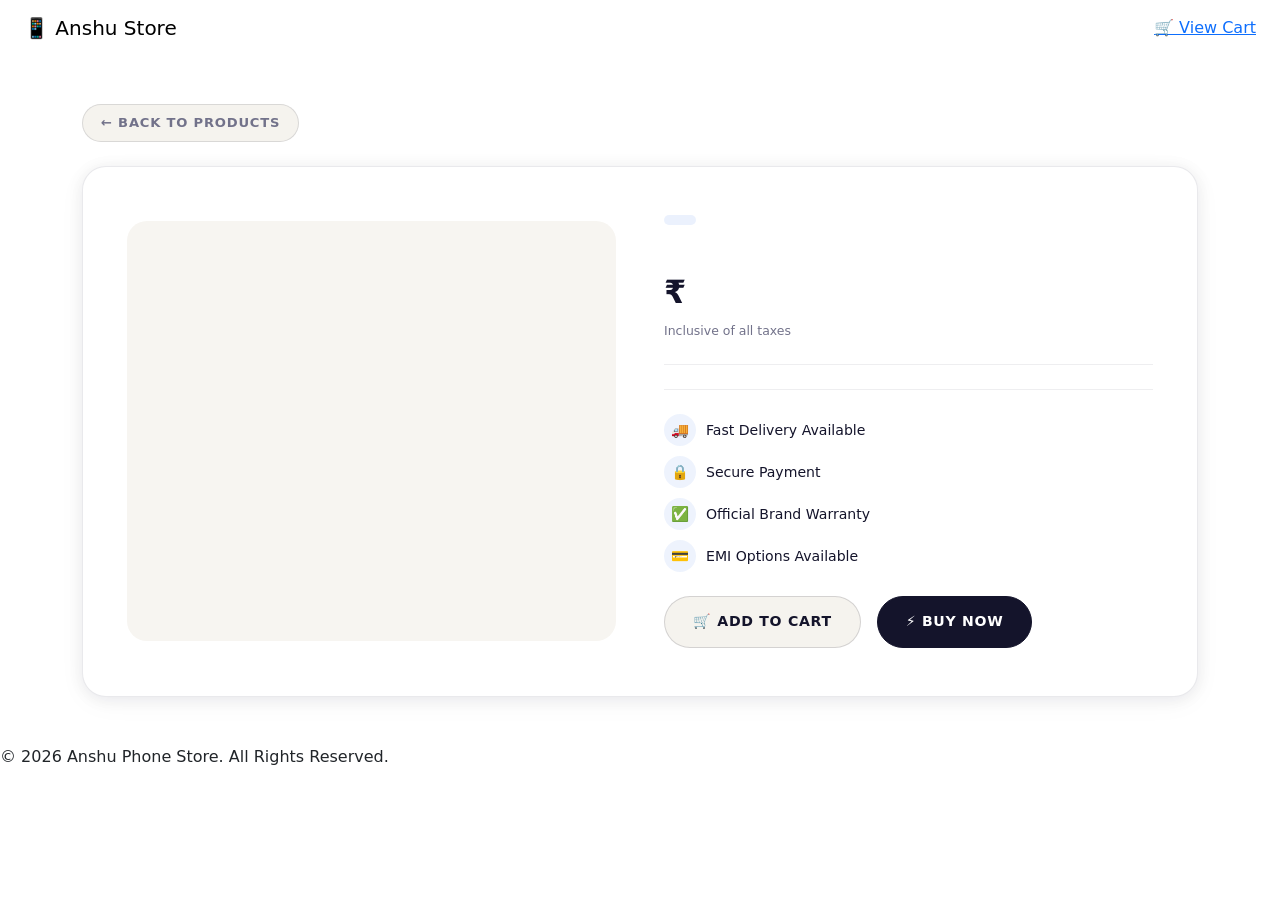
<file: src/main/resources/templates/phone-details.html>
<!DOCTYPE html>
<html lang="en"
      xmlns:th="http://www.thymeleaf.org">

<head>

    <meta charset="UTF-8">

    <meta name="viewport"
          content="width=device-width, initial-scale=1.0">

    <title th:text="${phone.name} + ' — Anshu Store'">
        Phone Details
    </title>

    <!-- Bootstrap -->
    <link href="https://cdn.jsdelivr.net/npm/bootstrap@5.3.3/dist/css/bootstrap.min.css"
          rel="stylesheet">

    <!-- Custom CSS -->
    <link rel="stylesheet"
          th:href="@{/css/style.css}">

    <style>

        /* ── DETAILS CARD ────────────────────────── */
        .details-card {
            background: #ffffff;
            border: 1px solid rgba(20,20,43,0.09);
            border-radius: 24px;
            padding: 48px 44px;
            box-shadow: 0 2px 16px rgba(20,20,43,0.07),
                        0 6px 28px rgba(20,20,43,0.04);
        }

        /* ── IMAGE WRAP ──────────────────────────── */
        .phone-image-wrap {
            background: #f7f5f1;
            border-radius: 20px;
            padding: 32px;
            display: flex;
            align-items: center;
            justify-content: center;
            min-height: 420px;
            overflow: hidden;
        }

        .phone-image {
            width: 100%;
            max-height: 420px;
            object-fit: contain;
            transition: transform 0.5s cubic-bezier(0.25,0.8,0.25,1);
        }

        .phone-image-wrap:hover .phone-image {
            transform: scale(1.06);
        }

        /* ── BRAND BADGE ─────────────────────────── */
        .brand-badge {
            display: inline-block;
            font-size: 0.7rem;
            font-weight: 600;
            letter-spacing: 0.1em;
            text-transform: uppercase;
            color: #2563eb;
            background: rgba(37,99,235,0.09);
            padding: 5px 16px;
            border-radius: 100px;
            margin-bottom: 16px;
        }

        /* ── PHONE NAME ──────────────────────────── */
        .phone-name {
            font-family: 'Playfair Display', Georgia, serif;
            font-size: clamp(1.8rem, 4vw, 2.6rem);
            font-weight: 700;
            color: #14142b;
            letter-spacing: -0.025em;
            line-height: 1.15;
            margin-bottom: 20px;
        }

        /* ── PRICE ───────────────────────────────── */
        .phone-price {
            font-size: 2rem;
            font-weight: 700;
            color: #14142b;
            letter-spacing: -0.02em;
            margin-bottom: 6px;
        }

        .price-note {
            font-size: 0.78rem;
            color: #72728a;
            margin-bottom: 24px;
        }

        /* ── DIVIDER ─────────────────────────────── */
        .info-divider {
            height: 1px;
            background: rgba(20,20,43,0.07);
            margin: 24px 0;
        }

        /* ── DESCRIPTION ─────────────────────────── */
        .phone-desc {
            font-size: 0.95rem;
            color: #52526a;
            line-height: 1.85;
            margin-bottom: 0;
        }

        /* ── FEATURES LIST ───────────────────────── */
        .features-list {
            list-style: none;
            padding: 0;
            margin: 0;
            display: flex;
            flex-direction: column;
            gap: 10px;
        }

        .features-list li {
            display: flex;
            align-items: center;
            gap: 10px;
            font-size: 0.88rem;
            color: #14142b;
            font-weight: 500;
        }

        .features-list li span.feat-icon {
            width: 32px;
            height: 32px;
            border-radius: 50%;
            background: rgba(37,99,235,0.08);
            display: flex;
            align-items: center;
            justify-content: center;
            font-size: 0.9rem;
            flex-shrink: 0;
        }

        /* ── ADD TO CART BTN — off-white → blue ──── */
        .btn-add-cart {
            display: inline-flex;
            align-items: center;
            gap: 8px;
            background: #f5f3ee;
            color: #14142b;
            border: 1.5px solid rgba(20,20,43,0.15);
            padding: 14px 28px;
            border-radius: 100px;
            font-family: 'DM Sans', system-ui, sans-serif;
            font-size: 0.88rem;
            font-weight: 600;
            letter-spacing: 0.05em;
            text-transform: uppercase;
            cursor: pointer;
            transition: background 0.32s ease, color 0.32s ease,
                        border-color 0.32s ease, box-shadow 0.32s ease,
                        transform 0.18s;
        }

        .btn-add-cart:hover {
            background: #2563eb;
            color: #ffffff;
            border-color: #2563eb;
            box-shadow: 0 8px 24px rgba(37,99,235,0.28);
            transform: translateY(-2px);
        }

        .btn-add-cart:active {
            transform: scale(0.97);
        }

        /* ── BUY NOW BTN — off-white → blue darker── */
        .btn-buy-now {
            display: inline-flex;
            align-items: center;
            gap: 8px;
            background: #14142b;
            color: #ffffff;
            border: 1.5px solid #14142b;
            padding: 14px 28px;
            border-radius: 100px;
            font-family: 'DM Sans', system-ui, sans-serif;
            font-size: 0.88rem;
            font-weight: 600;
            letter-spacing: 0.05em;
            text-transform: uppercase;
            cursor: pointer;
            transition: background 0.32s ease, color 0.32s ease,
                        border-color 0.32s ease, box-shadow 0.32s ease,
                        transform 0.18s;
        }

        .btn-buy-now:hover {
            background: #2563eb;
            border-color: #2563eb;
            box-shadow: 0 8px 24px rgba(37,99,235,0.28);
            transform: translateY(-2px);
        }

        /* ── BACK LINK ───────────────────────────── */
        .back-link {
            display: inline-flex;
            align-items: center;
            gap: 6px;
            font-size: 0.82rem;
            font-weight: 600;
            letter-spacing: 0.06em;
            text-transform: uppercase;
            color: #72728a;
            text-decoration: none;
            padding: 8px 18px;
            border: 1.5px solid rgba(20,20,43,0.12);
            border-radius: 100px;
            background: #f5f3ee;
            transition: background 0.32s ease, color 0.32s ease,
                        border-color 0.32s ease, box-shadow 0.32s ease,
                        transform 0.18s;
        }

        .back-link:hover {
            background: #2563eb;
            color: #ffffff;
            border-color: #2563eb;
            box-shadow: 0 6px 18px rgba(37,99,235,0.22);
            transform: translateY(-1px);
        }

        /* ── RESPONSIVE ──────────────────────────── */
        @media (max-width: 768px) {
            .details-card { padding: 28px 20px; }
            .phone-image-wrap { min-height: 280px; }
            .phone-name { font-size: 1.8rem; }
        }

    </style>

</head>

<body>

<!-- ── NAVBAR ─────────────────────────────────── -->
<nav class="navbar navbar-expand-lg">

    <div class="container-fluid px-4">

        <a class="navbar-brand" href="/">
            📱 Anshu Store
        </a>

        <div class="ms-auto">
            <a href="/cart" class="nav-action-btn">
                🛒 View Cart
            </a>
        </div>

    </div>

</nav>

<!-- ── PRODUCT DETAILS ────────────────────────── -->
<div class="container py-5">

    <!-- Back -->
    <div class="mb-4">
        <a href="/" class="back-link">
            ← Back to Products
        </a>
    </div>

    <div class="details-card">

        <div class="row align-items-center g-5">

            <!-- Image -->
            <div class="col-lg-6">

                <div class="phone-image-wrap">

                    <img th:src="@{${phone.imageUrl}}"
                         th:alt="${phone.name}"
                         class="phone-image">

                </div>

            </div>

            <!-- Info -->
            <div class="col-lg-6">

                <!-- Brand -->
                <span class="brand-badge"
                      th:text="${phone.brand}">
                </span>

                <!-- Name -->
                <h1 class="phone-name"
                    th:text="${phone.name}">
                </h1>

                <!-- Price -->
                <div class="phone-price">
                    ₹<span th:text="${#numbers.formatDecimal(
                        phone.price,1,'COMMA',0,'POINT')}">
                    </span>
                </div>

                <p class="price-note">
                    Inclusive of all taxes
                </p>

                <div class="info-divider"></div>

                <!-- Description -->
                <p class="phone-desc"
                   th:text="${phone.description}">
                </p>

                <div class="info-divider"></div>

                <!-- Features -->
                <ul class="features-list mb-4">

                    <li>
                        <span class="feat-icon">🚚</span>
                        Fast Delivery Available
                    </li>

                    <li>
                        <span class="feat-icon">🔒</span>
                        Secure Payment
                    </li>

                    <li>
                        <span class="feat-icon">✅</span>
                        Official Brand Warranty
                    </li>

                    <li>
                        <span class="feat-icon">💳</span>
                        EMI Options Available
                    </li>

                </ul>

                <!-- Buttons — logic unchanged -->
                <div class="d-flex flex-wrap gap-3 mt-2">

                    <form th:action="@{/cart/add/{id}(id=${phone.id})}"
                          method="post">

                        <button type="submit"
                                class="btn-add-cart">
                            🛒 Add to Cart
                        </button>

                    </form>

                    <button class="btn-buy-now">
                        ⚡ Buy Now
                    </button>

                </div>

            </div>

        </div>

    </div>

</div>

<!-- ── FOOTER ─────────────────────────────────── -->
<footer>
    <p>© 2026 Anshu Phone Store. All Rights Reserved.</p>
</footer>

<!-- Bootstrap JS -->
<script src="https://cdn.jsdelivr.net/npm/bootstrap@5.3.3/dist/js/bootstrap.bundle.min.js"></script>

</body>
</html>
</file>
